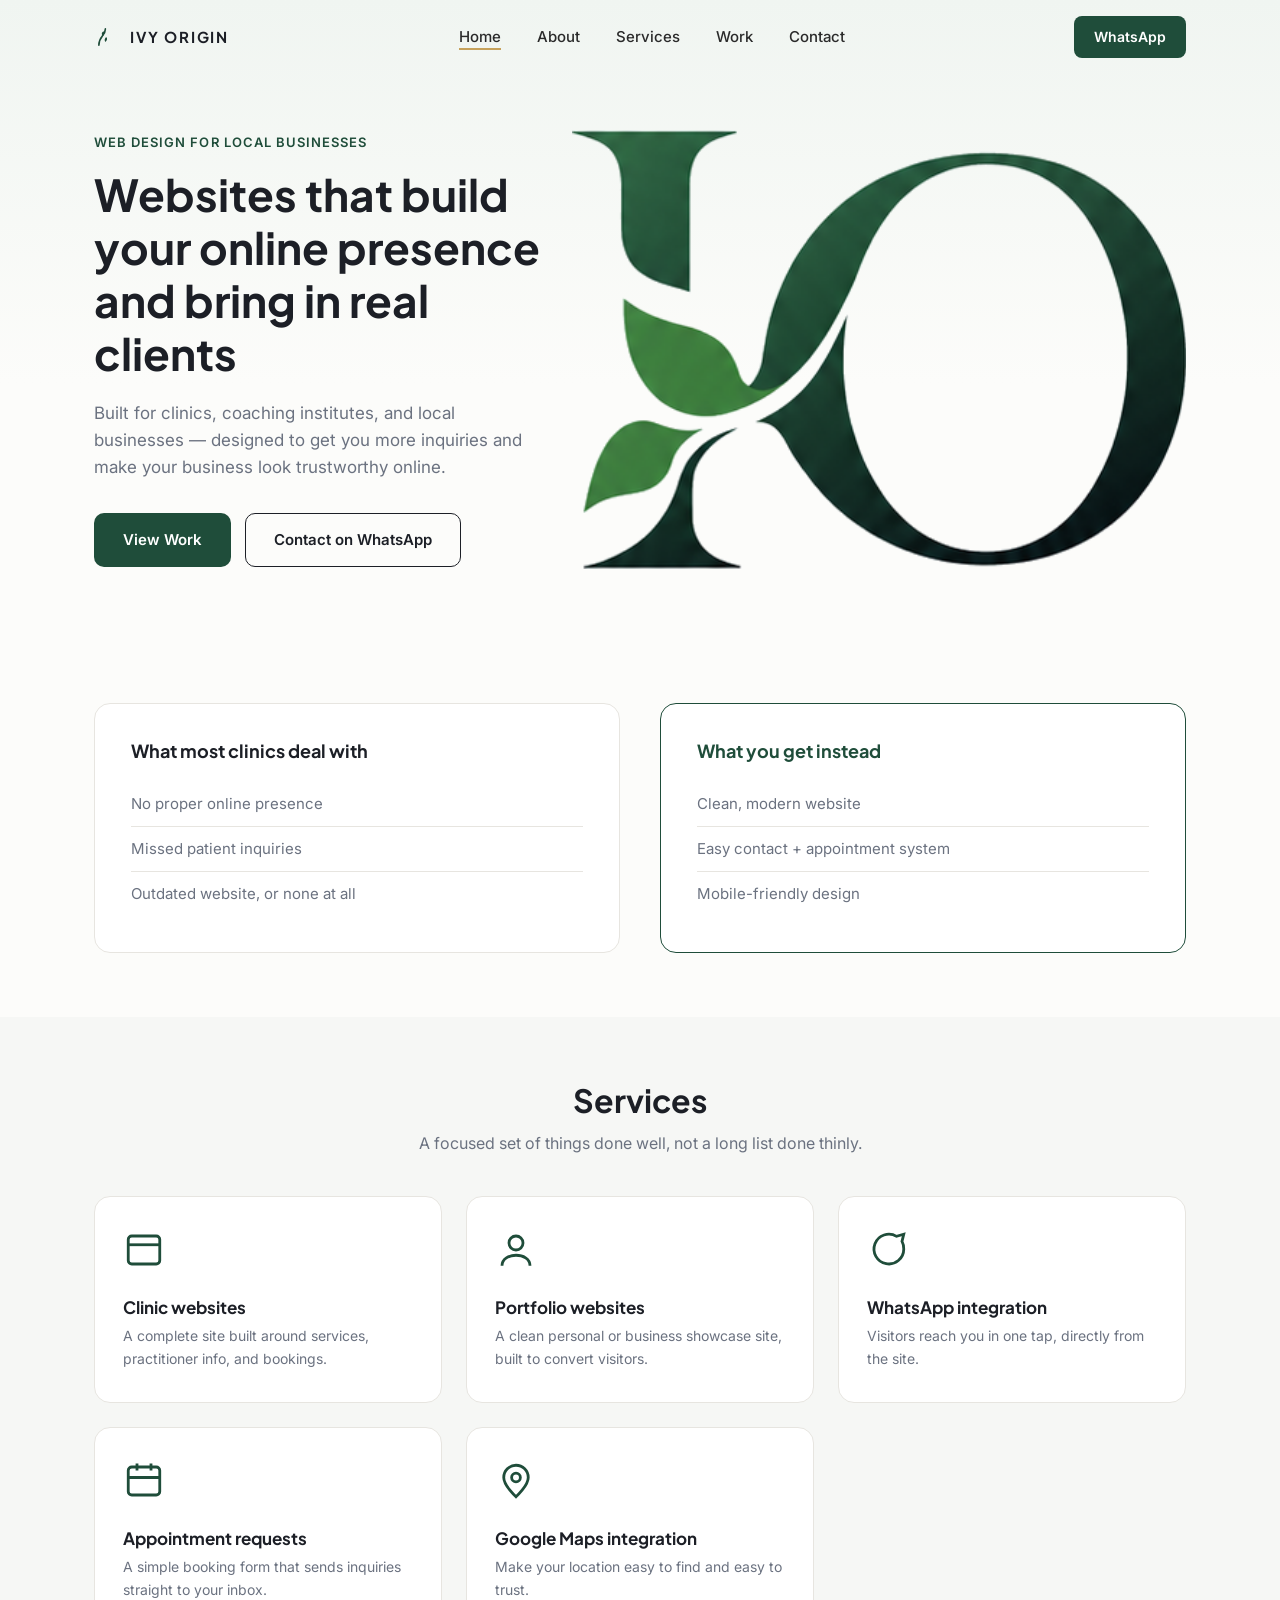
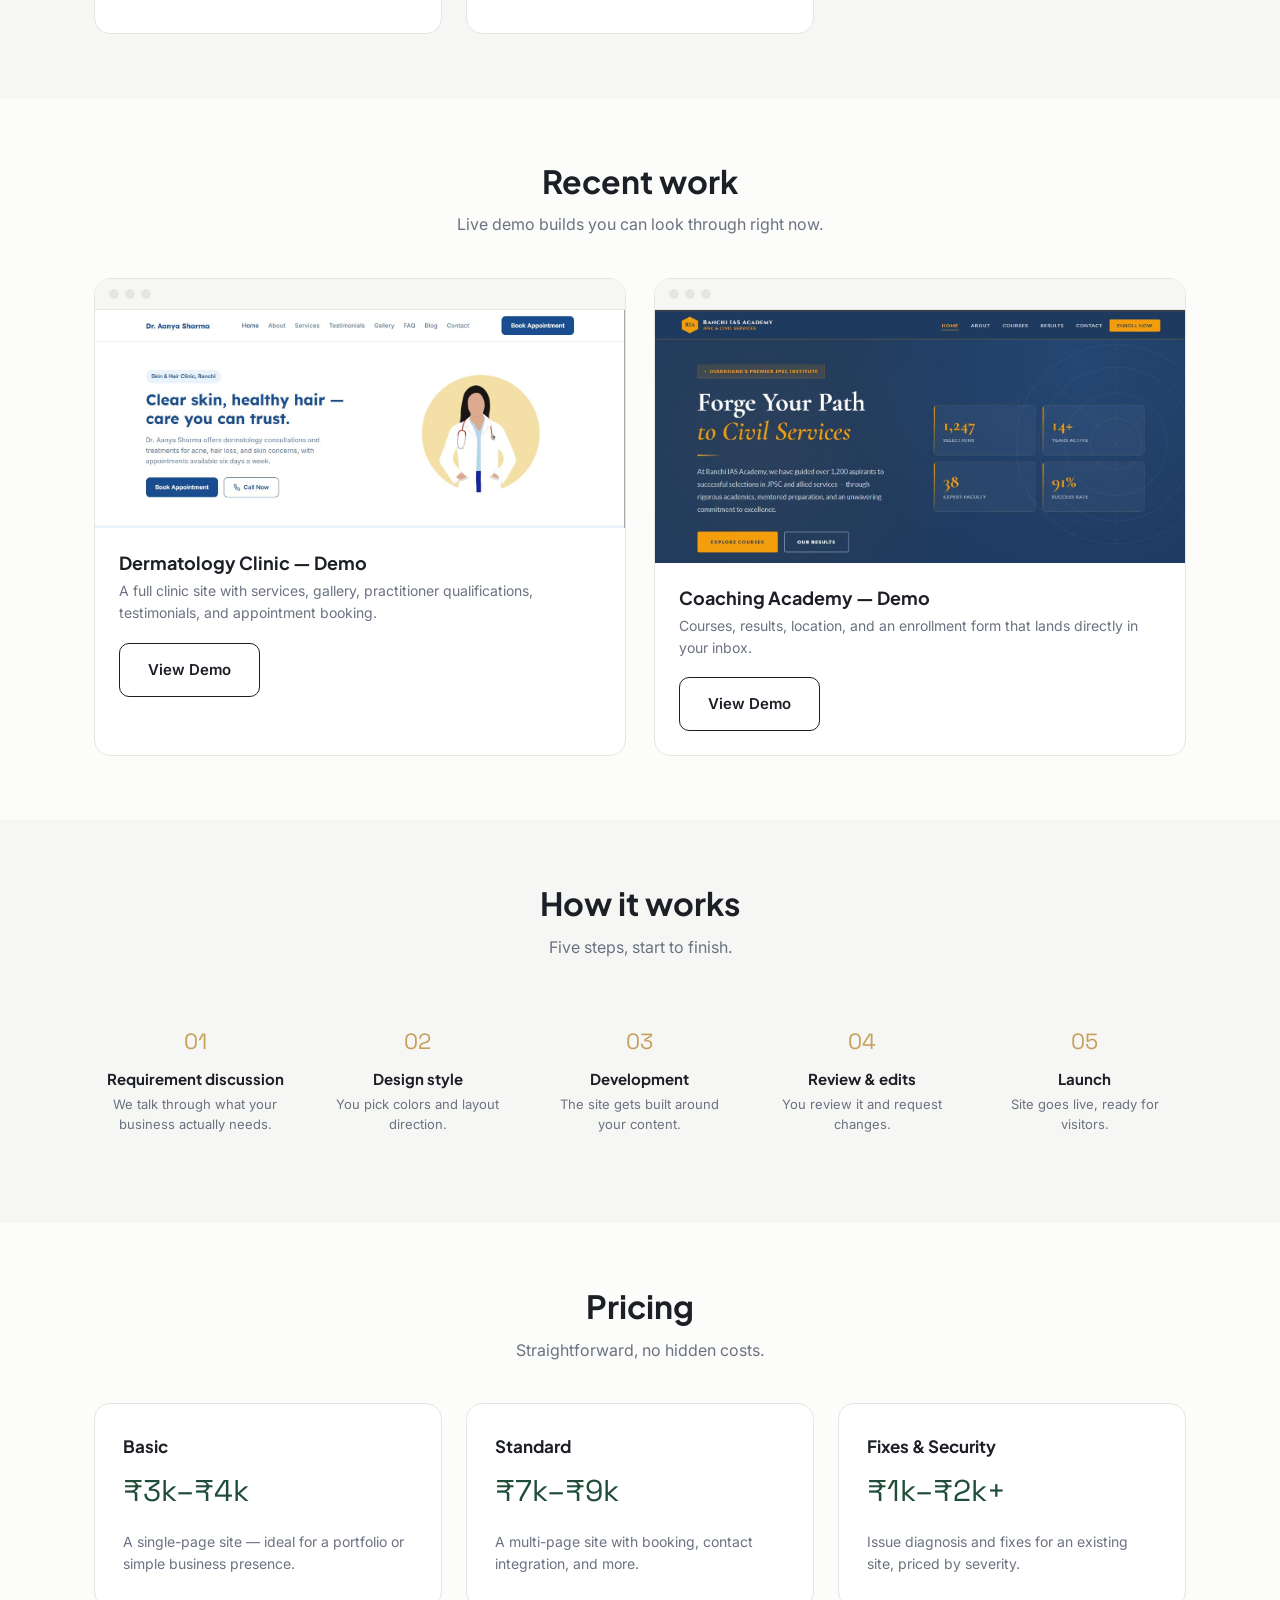
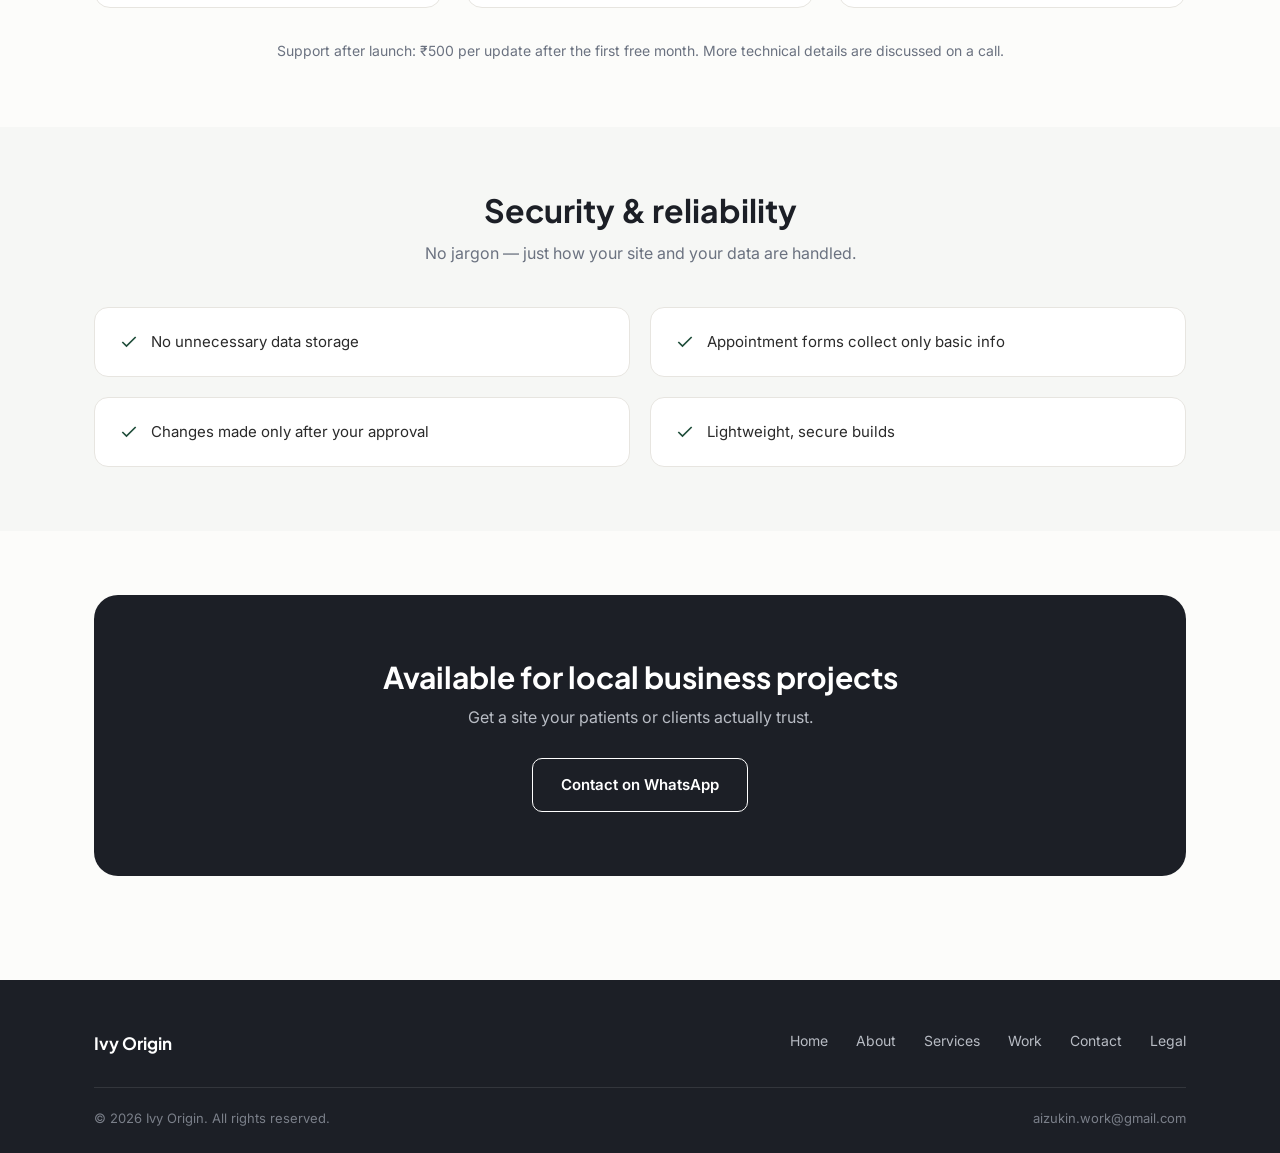
<file: index.html>
<!DOCTYPE html>
<html lang="en">
<head>
<meta charset="UTF-8">
<meta name="viewport" content="width=device-width, initial-scale=1.0">
<title>Ivy Origin — Websites for Clinics & Local Businesses</title>
<meta name="description" content="Simple, professional websites for clinics and local businesses. Designed to help you get more patient inquiries and look trustworthy online.">
<link rel="icon" href="logo.png">
<link rel="preconnect" href="https://fonts.googleapis.com">
<link href="https://fonts.googleapis.com/css2?family=Plus+Jakarta+Sans:wght@500;700;800&family=Inter:wght@400;500;600&family=Space+Grotesk:wght@600&display=swap" rel="stylesheet">
<link rel="stylesheet" href="style.css">
</head>
<body class="loading">

<div id="loader">
  <div class="loader-mark">
    <svg viewBox="0 0 64 64" fill="none">
      <path class="loader-stem" d="M12 52 C 12 30, 28 30, 28 12" />
      <path class="loader-leaf" d="M22 30 C 18 26, 18 20, 24 18 C 26 24, 24 28, 22 30 Z" />
      <path class="loader-leaf2" d="M28 44 C 32 41, 34 36, 30 32 C 26 36, 25 40, 28 44 Z" />
    </svg>
  </div>
</div>

<nav class="navbar">
  <div class="container">
    <a href="index.html" class="nav-logo">
      <svg class="nav-mark" viewBox="0 0 64 64" fill="none">
        <path d="M12 52 C 12 30, 28 30, 28 12" stroke="#1F4D3A" stroke-width="4" fill="none" stroke-linecap="round"/>
        <path d="M22 30 C 18 26, 18 20, 24 18 C 26 24, 24 28, 22 30 Z" fill="#1F4D3A"/>
        <path d="M28 44 C 32 41, 34 36, 30 32 C 26 36, 25 40, 28 44 Z" fill="#1F4D3A"/>
      </svg>
      <span>IVY ORIGIN</span>
    </a>
    <ul class="nav-links">
      <li><a href="index.html" class="active">Home</a></li>
      <li><a href="about.html">About</a></li>
      <li><a href="services.html">Services</a></li>
      <li><a href="work.html">Work</a></li>
      <li><a href="contact.html">Contact</a></li>
    </ul>
    <a href="https://wa.me/919572408333" class="nav-cta" target="_blank" rel="noopener">WhatsApp</a>
    <button class="nav-toggle" aria-label="Menu"><span></span><span></span><span></span></button>
  </div>
</nav>

<header class="hero">
  <div class="container">
    <div class="hero-text">
      <span class="eyebrow">Web design for local businesses</span>
      <h1>Websites that build your online presence and bring in real clients</h1>
      <p class="sub">Built for clinics, coaching institutes, and local businesses — designed to get you more inquiries and make your business look trustworthy online.</p>
      <div class="hero-actions">
        <a href="work.html" class="btn btn-primary">View Work</a>
        <a href="https://wa.me/919572408333" class="btn btn-outline" target="_blank" rel="noopener">Contact on WhatsApp</a>
      </div>
    </div>
    <div class="hero-visual">
      <img src="logo-mark-transparent.png" alt="Ivy Origin" class="hero-logo">
    </div>
  </div>
</header>

<section class="section">
  <div class="container">
    <div class="ps-grid">
      <div class="ps-card">
        <h3>What most clinics deal with</h3>
        <ul>
          <li>No proper online presence</li>
          <li>Missed patient inquiries</li>
          <li>Outdated website, or none at all</li>
        </ul>
      </div>
      <div class="ps-card solution">
        <h3>What you get instead</h3>
        <ul>
          <li>Clean, modern website</li>
          <li>Easy contact + appointment system</li>
          <li>Mobile-friendly design</li>
        </ul>
      </div>
    </div>
  </div>
</section>

<section class="section section-alt">
  <div class="container">
    <div class="section-head">
      <h2>Services</h2>
      <p>A focused set of things done well, not a long list done thinly.</p>
    </div>
    <div class="services-grid">
      <div class="service-card">
        <svg class="service-icon" viewBox="0 0 24 24" fill="none" stroke="currentColor" stroke-width="1.6"><rect x="3" y="4" width="18" height="16" rx="2"/><path d="M3 9h18"/></svg>
        <h3>Clinic websites</h3>
        <p>A complete site built around services, practitioner info, and bookings.</p>
      </div>
      <div class="service-card">
        <svg class="service-icon" viewBox="0 0 24 24" fill="none" stroke="currentColor" stroke-width="1.6"><circle cx="12" cy="8" r="4"/><path d="M4 21c0-4 4-6 8-6s8 2 8 6"/></svg>
        <h3>Portfolio websites</h3>
        <p>A clean personal or business showcase site, built to convert visitors.</p>
      </div>
      <div class="service-card">
        <svg class="service-icon" viewBox="0 0 24 24" fill="none" stroke="currentColor" stroke-width="1.6"><path d="M21 11.5a8.5 8.5 0 1 1-4.1-7.3L21 3l-1 4.1a8.4 8.4 0 0 1 1 4.4Z"/></svg>
        <h3>WhatsApp integration</h3>
        <p>Visitors reach you in one tap, directly from the site.</p>
      </div>
      <div class="service-card">
        <svg class="service-icon" viewBox="0 0 24 24" fill="none" stroke="currentColor" stroke-width="1.6"><rect x="3" y="4" width="18" height="16" rx="2"/><path d="M8 2v4M16 2v4M3 10h18"/></svg>
        <h3>Appointment requests</h3>
        <p>A simple booking form that sends inquiries straight to your inbox.</p>
      </div>
      <div class="service-card">
        <svg class="service-icon" viewBox="0 0 24 24" fill="none" stroke="currentColor" stroke-width="1.6"><path d="M12 21s7-6.3 7-11a7 7 0 1 0-14 0c0 4.7 7 11 7 11Z"/><circle cx="12" cy="10" r="2.5"/></svg>
        <h3>Google Maps integration</h3>
        <p>Make your location easy to find and easy to trust.</p>
      </div>
    </div>
  </div>
</section>

<section class="section" id="demos">
  <div class="container">
    <div class="section-head">
      <h2>Recent work</h2>
      <p>Live demo builds you can look through right now.</p>
    </div>
    <div class="demo-grid">
      <div class="demo-card">
        <div class="browser-frame">
          <div class="browser-bar"><span></span><span></span><span></span></div>
          <img src="derm-demo.jpg" alt="Dermatology clinic demo site" class="demo-shot">
        </div>
        <div class="demo-info">
          <h3>Dermatology Clinic — Demo</h3>
          <p>A full clinic site with services, gallery, practitioner qualifications, testimonials, and appointment booking.</p>
          <a href="https://aizkinwork-star.github.io/dermatology-demo/index.html" class="btn btn-outline" target="_blank" rel="noopener">View Demo</a>
        </div>
      </div>
      <div class="demo-card">
        <div class="browser-frame">
          <div class="browser-bar"><span></span><span></span><span></span></div>
          <img src="academy-demo.jpg" alt="Coaching academy demo site" class="demo-shot">
        </div>
        <div class="demo-info">
          <h3>Coaching Academy — Demo</h3>
          <p>Courses, results, location, and an enrollment form that lands directly in your inbox.</p>
          <a href="https://aizkinwork-star.github.io/Demo-Academy-Site/index.html" class="btn btn-outline" target="_blank" rel="noopener">View Demo</a>
        </div>
      </div>
    </div>
  </div>
</section>

<section class="section section-alt">
  <div class="container">
    <div class="section-head">
      <h2>How it works</h2>
      <p>Five steps, start to finish.</p>
    </div>
    <div class="process-list">
      <div class="process-step"><div class="process-num">01</div><h4>Requirement discussion</h4><p>We talk through what your business actually needs.</p></div>
      <div class="process-step"><div class="process-num">02</div><h4>Design style</h4><p>You pick colors and layout direction.</p></div>
      <div class="process-step"><div class="process-num">03</div><h4>Development</h4><p>The site gets built around your content.</p></div>
      <div class="process-step"><div class="process-num">04</div><h4>Review & edits</h4><p>You review it and request changes.</p></div>
      <div class="process-step"><div class="process-num">05</div><h4>Launch</h4><p>Site goes live, ready for visitors.</p></div>
    </div>
  </div>
</section>

<section class="section">
  <div class="container">
    <div class="section-head">
      <h2>Pricing</h2>
      <p>Straightforward, no hidden costs.</p>
    </div>
    <div class="pricing-grid">
      <div class="price-card">
        <h3>Basic</h3>
        <div class="price-value">₹3k–₹4k</div>
        <p class="desc">A single-page site — ideal for a portfolio or simple business presence.</p>
      </div>
      <div class="price-card">
        <h3>Standard</h3>
        <div class="price-value">₹7k–₹9k</div>
        <p class="desc">A multi-page site with booking, contact integration, and more.</p>
      </div>
      <div class="price-card">
        <h3>Fixes & Security</h3>
        <div class="price-value">₹1k–₹2k+</div>
        <p class="desc">Issue diagnosis and fixes for an existing site, priced by severity.</p>
      </div>
    </div>
    <p class="price-note">Support after launch: ₹500 per update after the first free month. More technical details are discussed on a call.</p>
  </div>
</section>

<section class="section section-alt">
  <div class="container">
    <div class="section-head">
      <h2>Security & reliability</h2>
      <p>No jargon — just how your site and your data are handled.</p>
    </div>
    <div class="trust-grid">
      <div class="trust-item">
        <svg width="20" height="20" viewBox="0 0 24 24" fill="none" stroke="currentColor" stroke-width="2"><path d="M20 6 9 17l-5-5"/></svg>
        <span>No unnecessary data storage</span>
      </div>
      <div class="trust-item">
        <svg width="20" height="20" viewBox="0 0 24 24" fill="none" stroke="currentColor" stroke-width="2"><path d="M20 6 9 17l-5-5"/></svg>
        <span>Appointment forms collect only basic info</span>
      </div>
      <div class="trust-item">
        <svg width="20" height="20" viewBox="0 0 24 24" fill="none" stroke="currentColor" stroke-width="2"><path d="M20 6 9 17l-5-5"/></svg>
        <span>Changes made only after your approval</span>
      </div>
      <div class="trust-item">
        <svg width="20" height="20" viewBox="0 0 24 24" fill="none" stroke="currentColor" stroke-width="2"><path d="M20 6 9 17l-5-5"/></svg>
        <span>Lightweight, secure builds</span>
      </div>
    </div>
  </div>
</section>

<section class="section">
  <div class="container">
    <div class="final-cta">
      <h2>Available for local business projects</h2>
      <p>Get a site your patients or clients actually trust.</p>
      <a href="https://wa.me/919572408333" class="btn btn-outline" target="_blank" rel="noopener">Contact on WhatsApp</a>
    </div>
  </div>
</section>

<footer>
  <div class="container">
    <div class="footer-top">
      <div class="footer-logo">Ivy Origin</div>
      <ul class="footer-links">
        <li><a href="index.html">Home</a></li>
        <li><a href="about.html">About</a></li>
        <li><a href="services.html">Services</a></li>
        <li><a href="work.html">Work</a></li>
        <li><a href="contact.html">Contact</a></li>
        <li><a href="legal.html">Legal</a></li>
      </ul>
    </div>
    <div class="footer-bottom">
      <span>© 2026 Ivy Origin. All rights reserved.</span>
      <span>aizukin.work@gmail.com</span>
    </div>
  </div>
</footer>

<script src="script.js"></script>
</body>
</html>
</file>
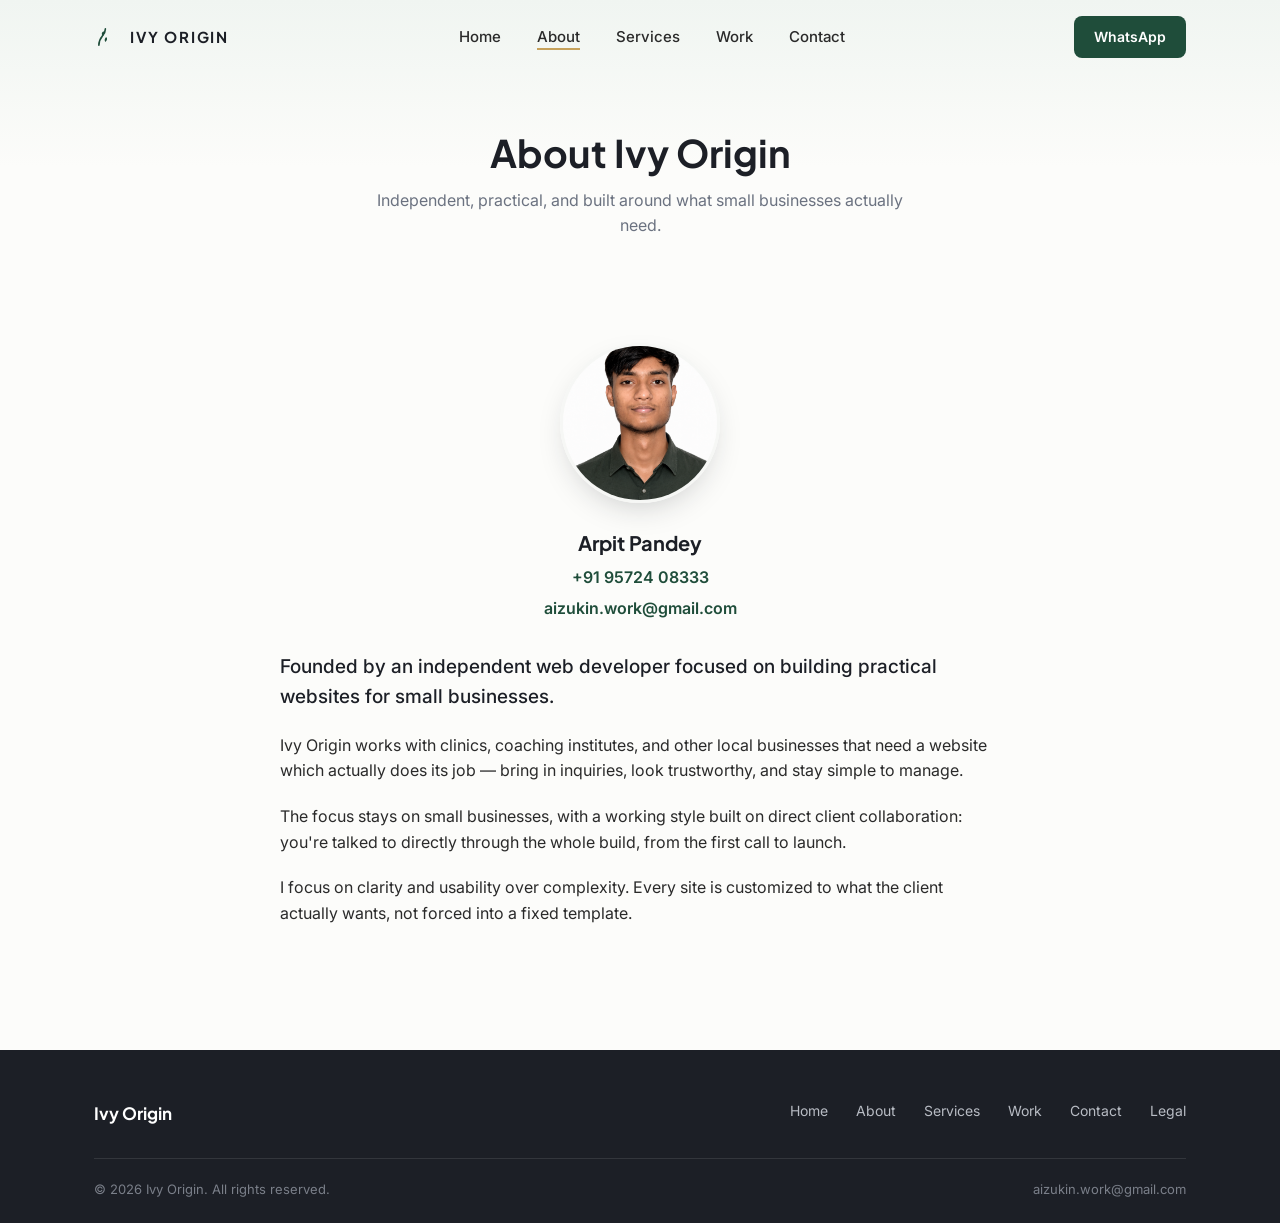
<file: about.html>
<!DOCTYPE html>
<html lang="en">
<head>
<meta charset="UTF-8">
<meta name="viewport" content="width=device-width, initial-scale=1.0">
<title>About — Ivy Origin</title>
<meta name="description" content="Ivy Origin is an independent web studio building practical websites for small businesses.">
<link rel="icon" href="logo.png">
<link rel="preconnect" href="https://fonts.googleapis.com">
<link href="https://fonts.googleapis.com/css2?family=Plus+Jakarta+Sans:wght@500;700;800&family=Inter:wght@400;500;600&family=Space+Grotesk:wght@600&display=swap" rel="stylesheet">
<link rel="stylesheet" href="style.css">
</head>
<body class="loading">

<div id="loader">
  <div class="loader-mark">
    <svg viewBox="0 0 64 64" fill="none">
      <path class="loader-stem" d="M12 52 C 12 30, 28 30, 28 12" />
      <path class="loader-leaf" d="M22 30 C 18 26, 18 20, 24 18 C 26 24, 24 28, 22 30 Z" />
      <path class="loader-leaf2" d="M28 44 C 32 41, 34 36, 30 32 C 26 36, 25 40, 28 44 Z" />
    </svg>
  </div>
</div>

<nav class="navbar">
  <div class="container">
    <a href="index.html" class="nav-logo">
      <svg class="nav-mark" viewBox="0 0 64 64" fill="none">
        <path d="M12 52 C 12 30, 28 30, 28 12" stroke="#1F4D3A" stroke-width="4" fill="none" stroke-linecap="round"/>
        <path d="M22 30 C 18 26, 18 20, 24 18 C 26 24, 24 28, 22 30 Z" fill="#1F4D3A"/>
        <path d="M28 44 C 32 41, 34 36, 30 32 C 26 36, 25 40, 28 44 Z" fill="#1F4D3A"/>
      </svg>
      <span>IVY ORIGIN</span>
    </a>
    <ul class="nav-links">
      <li><a href="index.html">Home</a></li>
      <li><a href="about.html" class="active">About</a></li>
      <li><a href="services.html">Services</a></li>
      <li><a href="work.html">Work</a></li>
      <li><a href="contact.html">Contact</a></li>
    </ul>
    <a href="https://wa.me/919572408333" class="nav-cta" target="_blank" rel="noopener">WhatsApp</a>
    <button class="nav-toggle" aria-label="Menu"><span></span><span></span><span></span></button>
  </div>
</nav>

<header class="page-header">
  <div class="container">
    <h1>About Ivy Origin</h1>
    <p>Independent, practical, and built around what small businesses actually need.</p>
  </div>
</header>

<section class="section">
  <div class="container">
    <div class="about-content">
      <div class="about-photo">
        <img src="arpit-photo.png" alt="Arpit Pandey">
      </div>
      <div class="about-details">
        <span class="name">Arpit Pandey</span>
        <a href="tel:+919572408333">+91 95724 08333</a>
        <a href="mailto:aizukin.work@gmail.com">aizukin.work@gmail.com</a>
      </div>
      <p class="lead">Founded by an independent web developer focused on building practical websites for small businesses.</p>
      <p>Ivy Origin works with clinics, coaching institutes, and other local businesses that need a website which actually does its job — bring in inquiries, look trustworthy, and stay simple to manage.</p>
      <p>The focus stays on small businesses, with a working style built on direct client collaboration: you're talked to directly through the whole build, from the first call to launch.</p>
      <p>I focus on clarity and usability over complexity. Every site is customized to what the client actually wants, not forced into a fixed template.</p>
    </div>
  </div>
</section>

<footer>
  <div class="container">
    <div class="footer-top">
      <div class="footer-logo">Ivy Origin</div>
      <ul class="footer-links">
        <li><a href="index.html">Home</a></li>
        <li><a href="about.html">About</a></li>
        <li><a href="services.html">Services</a></li>
        <li><a href="work.html">Work</a></li>
        <li><a href="contact.html">Contact</a></li>
        <li><a href="legal.html">Legal</a></li>
      </ul>
    </div>
    <div class="footer-bottom">
      <span>© 2026 Ivy Origin. All rights reserved.</span>
      <span>aizukin.work@gmail.com</span>
    </div>
  </div>
</footer>

<script src="script.js"></script>
</body>
</html>
</file>
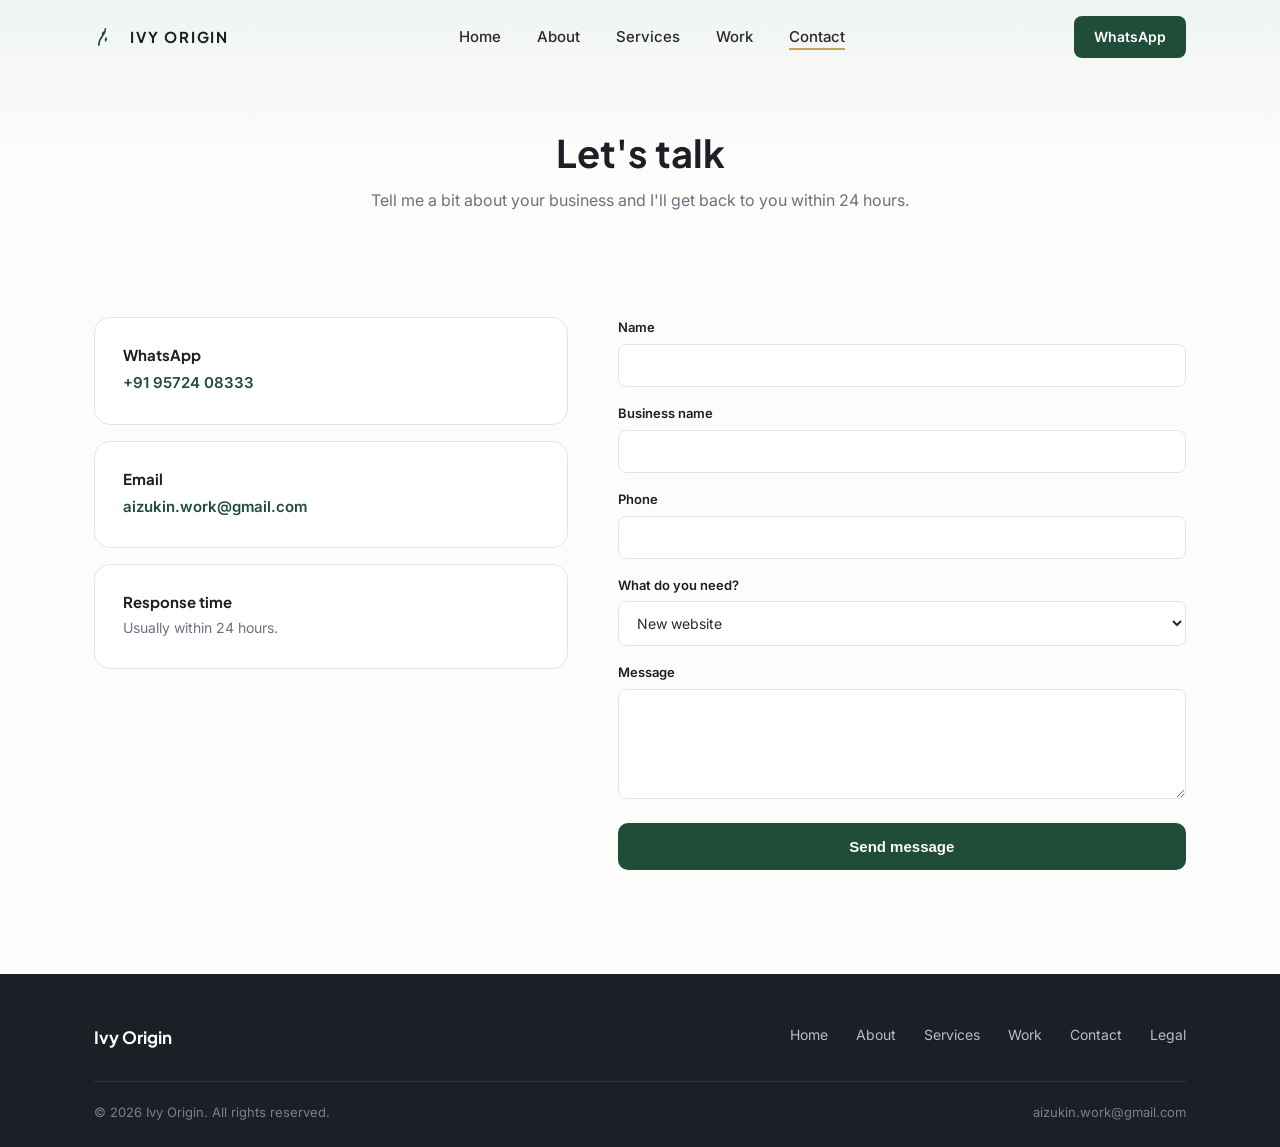
<file: contact.html>
<!DOCTYPE html>
<html lang="en">
<head>
<meta charset="UTF-8">
<meta name="viewport" content="width=device-width, initial-scale=1.0">
<title>Contact — Ivy Origin</title>
<meta name="description" content="Get in touch with Ivy Origin for your clinic or local business website.">
<link rel="icon" href="logo.png">
<link rel="preconnect" href="https://fonts.googleapis.com">
<link href="https://fonts.googleapis.com/css2?family=Plus+Jakarta+Sans:wght@500;700;800&family=Inter:wght@400;500;600&family=Space+Grotesk:wght@600&display=swap" rel="stylesheet">
<link rel="stylesheet" href="style.css">
</head>
<body class="loading">

<div id="loader">
  <div class="loader-mark">
    <svg viewBox="0 0 64 64" fill="none">
      <path class="loader-stem" d="M12 52 C 12 30, 28 30, 28 12" />
      <path class="loader-leaf" d="M22 30 C 18 26, 18 20, 24 18 C 26 24, 24 28, 22 30 Z" />
      <path class="loader-leaf2" d="M28 44 C 32 41, 34 36, 30 32 C 26 36, 25 40, 28 44 Z" />
    </svg>
  </div>
</div>

<nav class="navbar">
  <div class="container">
    <a href="index.html" class="nav-logo">
      <svg class="nav-mark" viewBox="0 0 64 64" fill="none">
        <path d="M12 52 C 12 30, 28 30, 28 12" stroke="#1F4D3A" stroke-width="4" fill="none" stroke-linecap="round"/>
        <path d="M22 30 C 18 26, 18 20, 24 18 C 26 24, 24 28, 22 30 Z" fill="#1F4D3A"/>
        <path d="M28 44 C 32 41, 34 36, 30 32 C 26 36, 25 40, 28 44 Z" fill="#1F4D3A"/>
      </svg>
      <span>IVY ORIGIN</span>
    </a>
    <ul class="nav-links">
      <li><a href="index.html">Home</a></li>
      <li><a href="about.html">About</a></li>
      <li><a href="services.html">Services</a></li>
      <li><a href="work.html">Work</a></li>
      <li><a href="contact.html" class="active">Contact</a></li>
    </ul>
    <a href="https://wa.me/919572408333" class="nav-cta" target="_blank" rel="noopener">WhatsApp</a>
    <button class="nav-toggle" aria-label="Menu"><span></span><span></span><span></span></button>
  </div>
</nav>

<header class="page-header">
  <div class="container">
    <h1>Let's talk</h1>
    <p>Tell me a bit about your business and I'll get back to you within 24 hours.</p>
  </div>
</header>

<section class="section">
  <div class="container">
    <div class="contact-grid">
      <div>
        <div class="contact-card">
          <h4>WhatsApp</h4>
          <a href="https://wa.me/919572408333" class="contact-link" target="_blank" rel="noopener">+91 95724 08333</a>
        </div>
        <div class="contact-card">
          <h4>Email</h4>
          <a href="mailto:aizukin.work@gmail.com" class="contact-link">aizukin.work@gmail.com</a>
        </div>
        <div class="contact-card">
          <h4>Response time</h4>
          <p>Usually within 24 hours.</p>
        </div>
      </div>

      <div>
        <form id="contact-form" class="contact-form" action="https://formspree.io/f/xwvdrdny" method="POST">
          <div class="form-group">
            <label for="name">Name</label>
            <input type="text" id="name" name="name" required>
          </div>
          <div class="form-group">
            <label for="business">Business name</label>
            <input type="text" id="business" name="business" required>
          </div>
          <div class="form-group">
            <label for="phone">Phone</label>
            <input type="tel" id="phone" name="phone" required>
          </div>
          <div class="form-group">
            <label for="type">What do you need?</label>
            <select id="type" name="request_type">
              <option value="New website">New website</option>
              <option value="Redesign">Redesign</option>
              <option value="Fix">Fix</option>
            </select>
          </div>
          <div class="form-group">
            <label for="message">Message</label>
            <textarea id="message" name="message" required></textarea>
          </div>
          <button type="submit" class="btn btn-primary">Send message</button>
          <div id="form-success" class="form-success">Thanks — we will reach out within 24 hours.</div>
        </form>
      </div>
    </div>
  </div>
</section>

<footer>
  <div class="container">
    <div class="footer-top">
      <div class="footer-logo">Ivy Origin</div>
      <ul class="footer-links">
        <li><a href="index.html">Home</a></li>
        <li><a href="about.html">About</a></li>
        <li><a href="services.html">Services</a></li>
        <li><a href="work.html">Work</a></li>
        <li><a href="contact.html">Contact</a></li>
        <li><a href="legal.html">Legal</a></li>
      </ul>
    </div>
    <div class="footer-bottom">
      <span>© 2026 Ivy Origin. All rights reserved.</span>
      <span>aizukin.work@gmail.com</span>
    </div>
  </div>
</footer>

<script src="script.js"></script>
</body>
</html>
</file>
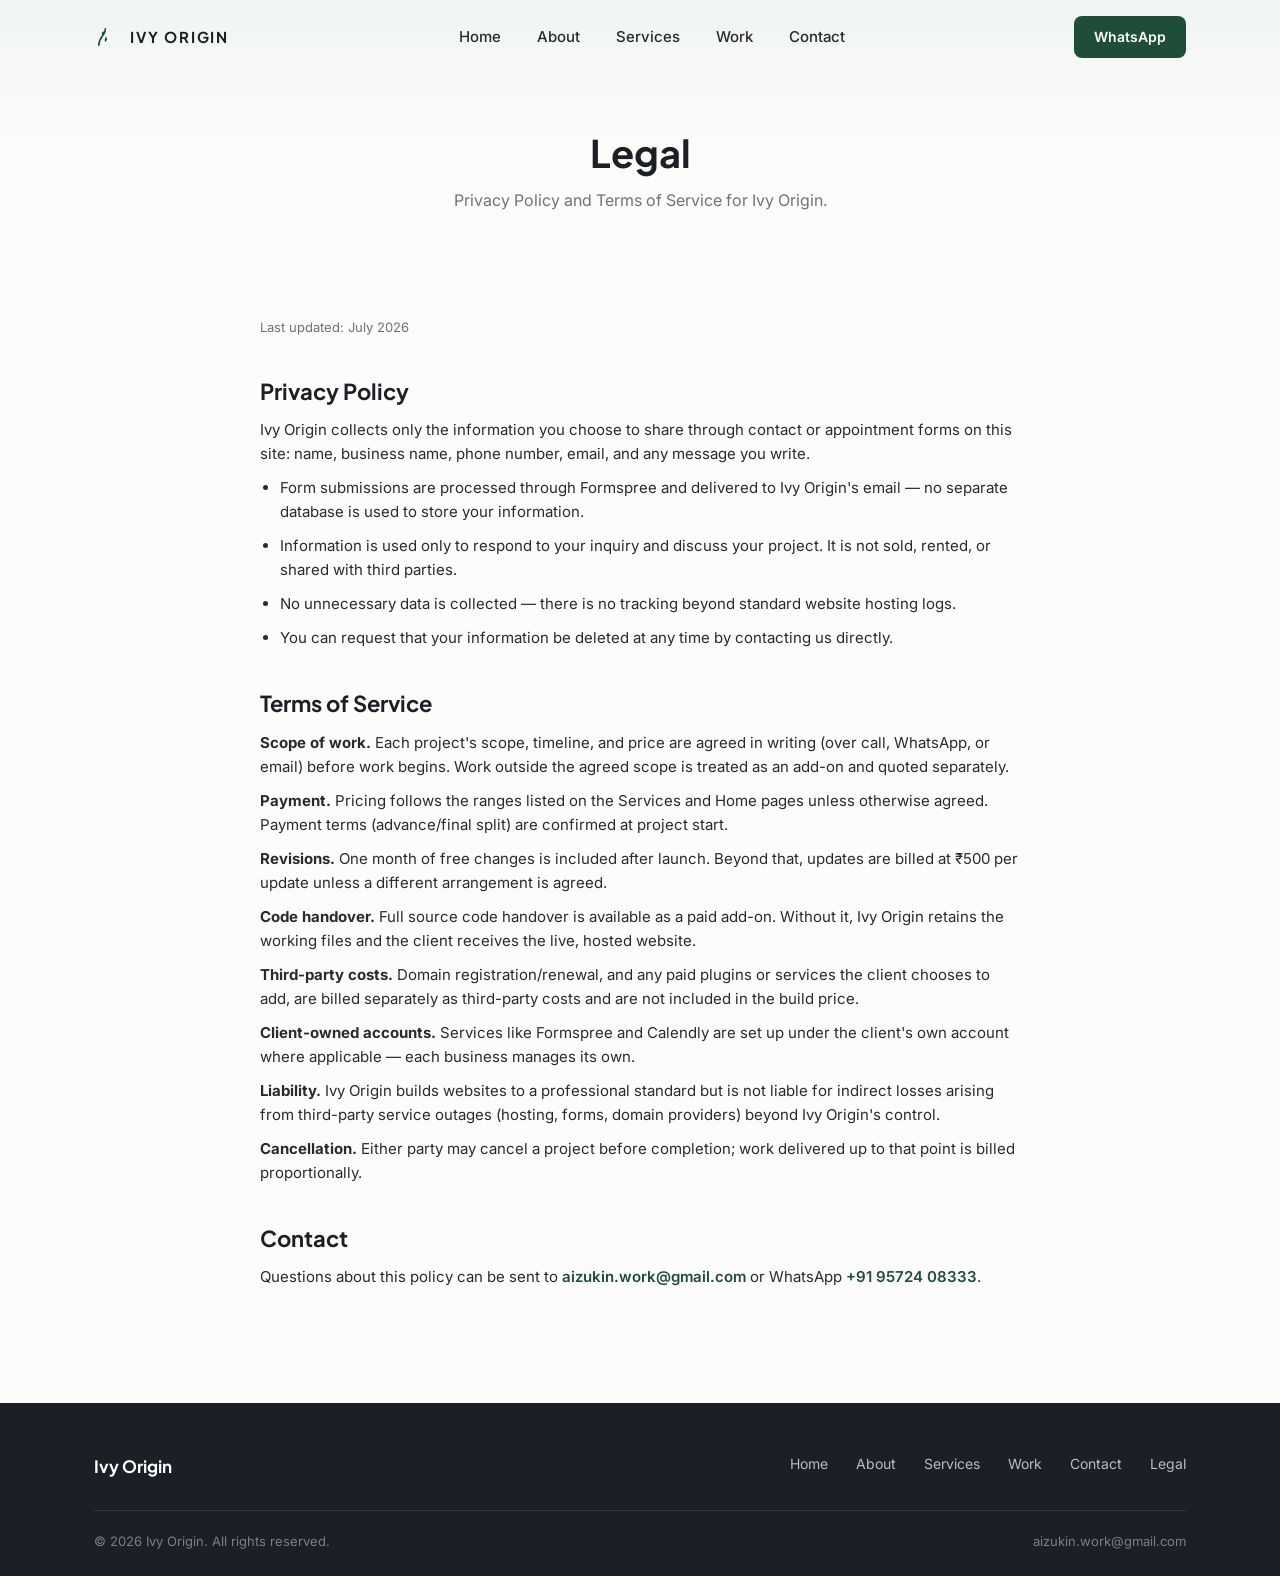
<file: legal.html>
<!DOCTYPE html>
<html lang="en">
<head>
<meta charset="UTF-8">
<meta name="viewport" content="width=device-width, initial-scale=1.0">
<title>Legal — Ivy Origin</title>
<meta name="description" content="Privacy policy and terms of service for Ivy Origin.">
<link rel="icon" href="logo.png">
<link rel="preconnect" href="https://fonts.googleapis.com">
<link href="https://fonts.googleapis.com/css2?family=Plus+Jakarta+Sans:wght@500;700;800&family=Inter:wght@400;500;600&family=Space+Grotesk:wght@600&display=swap" rel="stylesheet">
<link rel="stylesheet" href="style.css">
<style>
.legal-content { max-width: 760px; margin: 0 auto; }
.legal-content h2 { font-size: 22px; margin: 40px 0 14px; }
.legal-content h2:first-child { margin-top: 0; }
.legal-content p, .legal-content li { font-size: 15px; color: var(--text-primary); margin-bottom: 10px; }
.legal-content ul { padding-left: 20px; list-style: disc; margin-bottom: 16px; }
.legal-content .updated { color: var(--text-secondary); font-size: 13px; margin-bottom: 30px; }
</style>
</head>
<body class="loading">

<div id="loader">
  <div class="loader-mark">
    <svg viewBox="0 0 64 64" fill="none">
      <path class="loader-stem" d="M12 52 C 12 30, 28 30, 28 12" />
      <path class="loader-leaf" d="M22 30 C 18 26, 18 20, 24 18 C 26 24, 24 28, 22 30 Z" />
      <path class="loader-leaf2" d="M28 44 C 32 41, 34 36, 30 32 C 26 36, 25 40, 28 44 Z" />
    </svg>
  </div>
</div>

<nav class="navbar">
  <div class="container">
    <a href="index.html" class="nav-logo">
      <svg class="nav-mark" viewBox="0 0 64 64" fill="none">
        <path d="M12 52 C 12 30, 28 30, 28 12" stroke="#1F4D3A" stroke-width="4" fill="none" stroke-linecap="round"/>
        <path d="M22 30 C 18 26, 18 20, 24 18 C 26 24, 24 28, 22 30 Z" fill="#1F4D3A"/>
        <path d="M28 44 C 32 41, 34 36, 30 32 C 26 36, 25 40, 28 44 Z" fill="#1F4D3A"/>
      </svg>
      <span>IVY ORIGIN</span>
    </a>
    <ul class="nav-links">
      <li><a href="index.html">Home</a></li>
      <li><a href="about.html">About</a></li>
      <li><a href="services.html">Services</a></li>
      <li><a href="work.html">Work</a></li>
      <li><a href="contact.html">Contact</a></li>
    </ul>
    <a href="https://wa.me/919572408333" class="nav-cta" target="_blank" rel="noopener">WhatsApp</a>
    <button class="nav-toggle" aria-label="Menu"><span></span><span></span><span></span></button>
  </div>
</nav>

<header class="page-header">
  <div class="container">
    <h1>Legal</h1>
    <p>Privacy Policy and Terms of Service for Ivy Origin.</p>
  </div>
</header>

<section class="section">
  <div class="container">
    <div class="legal-content">
      <p class="updated">Last updated: July 2026</p>

      <h2>Privacy Policy</h2>
      <p>Ivy Origin collects only the information you choose to share through contact or appointment forms on this site: name, business name, phone number, email, and any message you write.</p>
      <ul>
        <li>Form submissions are processed through Formspree and delivered to Ivy Origin's email — no separate database is used to store your information.</li>
        <li>Information is used only to respond to your inquiry and discuss your project. It is not sold, rented, or shared with third parties.</li>
        <li>No unnecessary data is collected — there is no tracking beyond standard website hosting logs.</li>
        <li>You can request that your information be deleted at any time by contacting us directly.</li>
      </ul>

      <h2>Terms of Service</h2>
      <p><strong>Scope of work.</strong> Each project's scope, timeline, and price are agreed in writing (over call, WhatsApp, or email) before work begins. Work outside the agreed scope is treated as an add-on and quoted separately.</p>
      <p><strong>Payment.</strong> Pricing follows the ranges listed on the Services and Home pages unless otherwise agreed. Payment terms (advance/final split) are confirmed at project start.</p>
      <p><strong>Revisions.</strong> One month of free changes is included after launch. Beyond that, updates are billed at ₹500 per update unless a different arrangement is agreed.</p>
      <p><strong>Code handover.</strong> Full source code handover is available as a paid add-on. Without it, Ivy Origin retains the working files and the client receives the live, hosted website.</p>
      <p><strong>Third-party costs.</strong> Domain registration/renewal, and any paid plugins or services the client chooses to add, are billed separately as third-party costs and are not included in the build price.</p>
      <p><strong>Client-owned accounts.</strong> Services like Formspree and Calendly are set up under the client's own account where applicable — each business manages its own.</p>
      <p><strong>Liability.</strong> Ivy Origin builds websites to a professional standard but is not liable for indirect losses arising from third-party service outages (hosting, forms, domain providers) beyond Ivy Origin's control.</p>
      <p><strong>Cancellation.</strong> Either party may cancel a project before completion; work delivered up to that point is billed proportionally.</p>

      <h2>Contact</h2>
      <p>Questions about this policy can be sent to <a href="mailto:aizukin.work@gmail.com" style="color:var(--forest); font-weight:600;">aizukin.work@gmail.com</a> or WhatsApp <a href="https://wa.me/919572408333" style="color:var(--forest); font-weight:600;">+91 95724 08333</a>.</p>
    </div>
  </div>
</section>

<footer>
  <div class="container">
    <div class="footer-top">
      <div class="footer-logo">Ivy Origin</div>
      <ul class="footer-links">
        <li><a href="index.html">Home</a></li>
        <li><a href="about.html">About</a></li>
        <li><a href="services.html">Services</a></li>
        <li><a href="work.html">Work</a></li>
        <li><a href="contact.html">Contact</a></li>
        <li><a href="legal.html">Legal</a></li>
      </ul>
    </div>
    <div class="footer-bottom">
      <span>© 2026 Ivy Origin. All rights reserved.</span>
      <span>aizukin.work@gmail.com</span>
    </div>
  </div>
</footer>

<script src="script.js"></script>
</body>
</html>
</file>
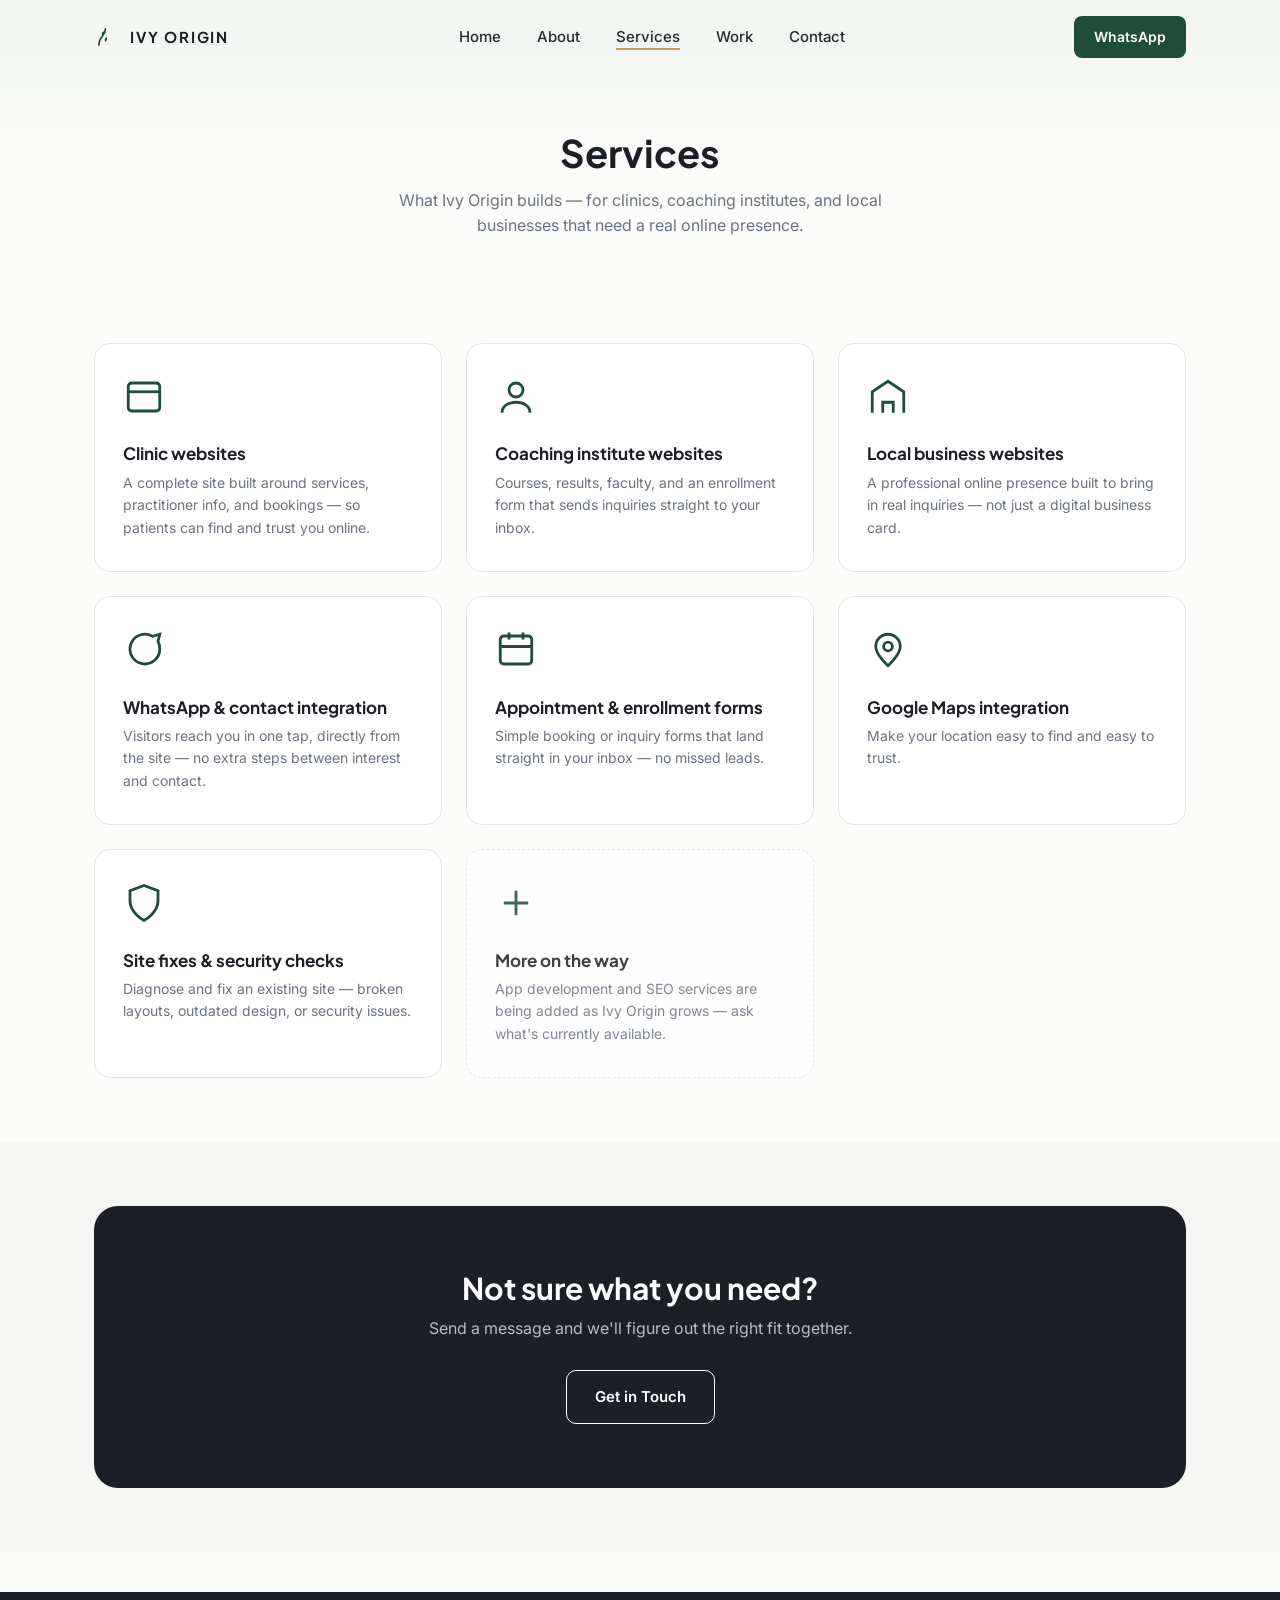
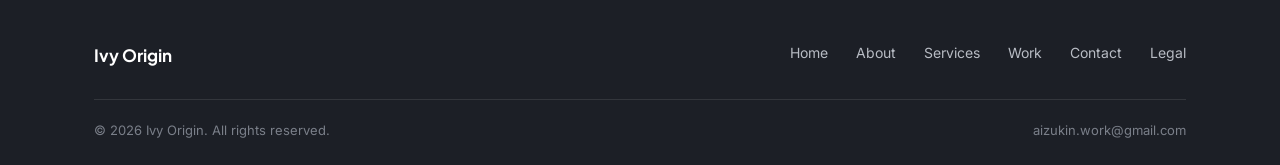
<file: services.html>
<!DOCTYPE html>
<html lang="en">
<head>
<meta charset="UTF-8">
<meta name="viewport" content="width=device-width, initial-scale=1.0">
<title>Services — Ivy Origin</title>
<meta name="description" content="Website services for clinics, coaching institutes, and local businesses.">
<link rel="icon" href="logo.png">
<link rel="preconnect" href="https://fonts.googleapis.com">
<link href="https://fonts.googleapis.com/css2?family=Plus+Jakarta+Sans:wght@500;700;800&family=Inter:wght@400;500;600&family=Space+Grotesk:wght@600&display=swap" rel="stylesheet">
<link rel="stylesheet" href="style.css">
</head>
<body class="loading">

<div id="loader">
  <div class="loader-mark">
    <svg viewBox="0 0 64 64" fill="none">
      <path class="loader-stem" d="M12 52 C 12 30, 28 30, 28 12" />
      <path class="loader-leaf" d="M22 30 C 18 26, 18 20, 24 18 C 26 24, 24 28, 22 30 Z" />
      <path class="loader-leaf2" d="M28 44 C 32 41, 34 36, 30 32 C 26 36, 25 40, 28 44 Z" />
    </svg>
  </div>
</div>

<nav class="navbar">
  <div class="container">
    <a href="index.html" class="nav-logo">
      <svg class="nav-mark" viewBox="0 0 64 64" fill="none">
        <path d="M12 52 C 12 30, 28 30, 28 12" stroke="#1F4D3A" stroke-width="4" fill="none" stroke-linecap="round"/>
        <path d="M22 30 C 18 26, 18 20, 24 18 C 26 24, 24 28, 22 30 Z" fill="#1F4D3A"/>
        <path d="M28 44 C 32 41, 34 36, 30 32 C 26 36, 25 40, 28 44 Z" fill="#1F4D3A"/>
      </svg>
      <span>IVY ORIGIN</span>
    </a>
    <ul class="nav-links">
      <li><a href="index.html">Home</a></li>
      <li><a href="about.html">About</a></li>
      <li><a href="services.html" class="active">Services</a></li>
      <li><a href="work.html">Work</a></li>
      <li><a href="contact.html">Contact</a></li>
    </ul>
    <a href="https://wa.me/919572408333" class="nav-cta" target="_blank" rel="noopener">WhatsApp</a>
    <button class="nav-toggle" aria-label="Menu"><span></span><span></span><span></span></button>
  </div>
</nav>

<header class="page-header">
  <div class="container">
    <h1>Services</h1>
    <p>What Ivy Origin builds — for clinics, coaching institutes, and local businesses that need a real online presence.</p>
  </div>
</header>

<section class="section">
  <div class="container">
    <div class="services-grid">
      <div class="service-card">
        <svg class="service-icon" viewBox="0 0 24 24" fill="none" stroke="currentColor" stroke-width="1.6"><rect x="3" y="4" width="18" height="16" rx="2"/><path d="M3 9h18"/></svg>
        <h3>Clinic websites</h3>
        <p>A complete site built around services, practitioner info, and bookings — so patients can find and trust you online.</p>
      </div>
      <div class="service-card">
        <svg class="service-icon" viewBox="0 0 24 24" fill="none" stroke="currentColor" stroke-width="1.6"><circle cx="12" cy="8" r="4"/><path d="M4 21c0-4 4-6 8-6s8 2 8 6"/></svg>
        <h3>Coaching institute websites</h3>
        <p>Courses, results, faculty, and an enrollment form that sends inquiries straight to your inbox.</p>
      </div>
      <div class="service-card">
        <svg class="service-icon" viewBox="0 0 24 24" fill="none" stroke="currentColor" stroke-width="1.6"><path d="M3 21V9l9-6 9 6v12"/><path d="M9 21v-6h6v6"/></svg>
        <h3>Local business websites</h3>
        <p>A professional online presence built to bring in real inquiries — not just a digital business card.</p>
      </div>
      <div class="service-card">
        <svg class="service-icon" viewBox="0 0 24 24" fill="none" stroke="currentColor" stroke-width="1.6"><path d="M21 11.5a8.5 8.5 0 1 1-4.1-7.3L21 3l-1 4.1a8.4 8.4 0 0 1 1 4.4Z"/></svg>
        <h3>WhatsApp & contact integration</h3>
        <p>Visitors reach you in one tap, directly from the site — no extra steps between interest and contact.</p>
      </div>
      <div class="service-card">
        <svg class="service-icon" viewBox="0 0 24 24" fill="none" stroke="currentColor" stroke-width="1.6"><rect x="3" y="4" width="18" height="16" rx="2"/><path d="M8 2v4M16 2v4M3 10h18"/></svg>
        <h3>Appointment & enrollment forms</h3>
        <p>Simple booking or inquiry forms that land straight in your inbox — no missed leads.</p>
      </div>
      <div class="service-card">
        <svg class="service-icon" viewBox="0 0 24 24" fill="none" stroke="currentColor" stroke-width="1.6"><path d="M12 21s7-6.3 7-11a7 7 0 1 0-14 0c0 4.7 7 11 7 11Z"/><circle cx="12" cy="10" r="2.5"/></svg>
        <h3>Google Maps integration</h3>
        <p>Make your location easy to find and easy to trust.</p>
      </div>
      <div class="service-card">
        <svg class="service-icon" viewBox="0 0 24 24" fill="none" stroke="currentColor" stroke-width="1.6"><path d="M12 22s8-4.5 8-11V5l-8-3-8 3v6c0 6.5 8 11 8 11Z"/></svg>
        <h3>Site fixes & security checks</h3>
        <p>Diagnose and fix an existing site — broken layouts, outdated design, or security issues.</p>
      </div>
      <div class="service-card" style="border-style: dashed; opacity: 0.85;">
        <svg class="service-icon" viewBox="0 0 24 24" fill="none" stroke="currentColor" stroke-width="1.6"><path d="M12 5v14M5 12h14"/></svg>
        <h3>More on the way</h3>
        <p>App development and SEO services are being added as Ivy Origin grows — ask what's currently available.</p>
      </div>
    </div>
  </div>
</section>

<section class="section section-alt">
  <div class="container">
    <div class="final-cta">
      <h2>Not sure what you need?</h2>
      <p>Send a message and we'll figure out the right fit together.</p>
      <a href="contact.html" class="btn btn-outline">Get in Touch</a>
    </div>
  </div>
</section>

<footer>
  <div class="container">
    <div class="footer-top">
      <div class="footer-logo">Ivy Origin</div>
      <ul class="footer-links">
        <li><a href="index.html">Home</a></li>
        <li><a href="about.html">About</a></li>
        <li><a href="services.html">Services</a></li>
        <li><a href="work.html">Work</a></li>
        <li><a href="contact.html">Contact</a></li>
        <li><a href="legal.html">Legal</a></li>
      </ul>
    </div>
    <div class="footer-bottom">
      <span>© 2026 Ivy Origin. All rights reserved.</span>
      <span>aizukin.work@gmail.com</span>
    </div>
  </div>
</footer>

<script src="script.js"></script>
</body>
</html>
</file>
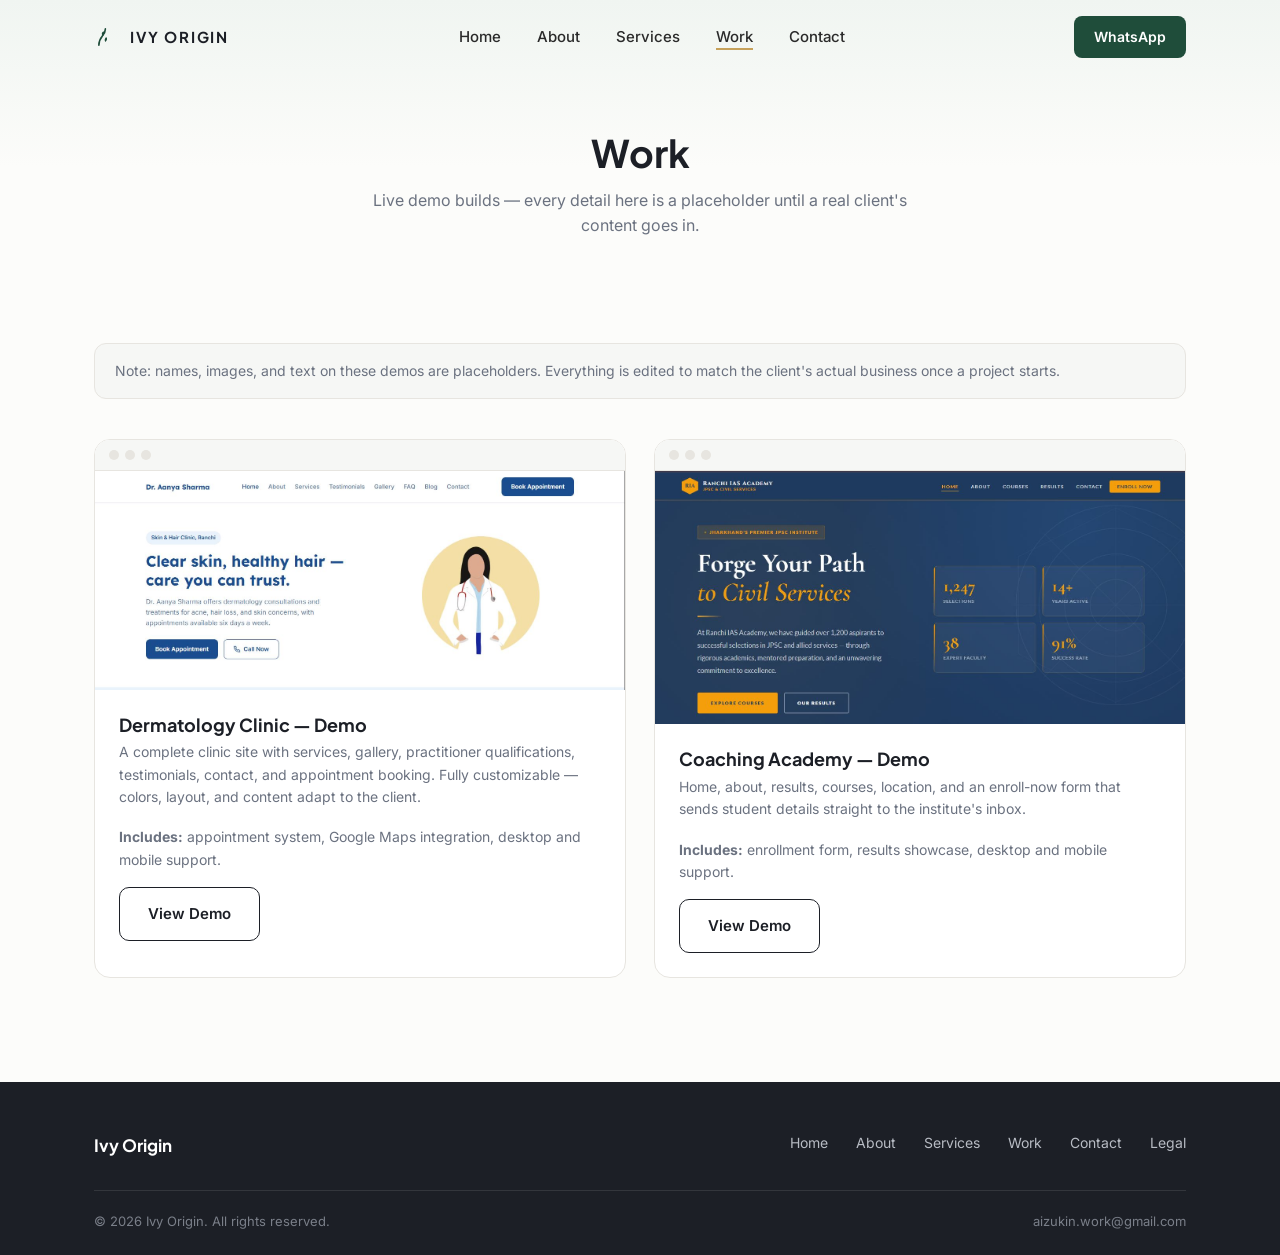
<file: work.html>
<!DOCTYPE html>
<html lang="en">
<head>
<meta charset="UTF-8">
<meta name="viewport" content="width=device-width, initial-scale=1.0">
<title>Work — Ivy Origin</title>
<meta name="description" content="Demo websites built by Ivy Origin for clinics and coaching institutes.">
<link rel="icon" href="logo.png">
<link rel="preconnect" href="https://fonts.googleapis.com">
<link href="https://fonts.googleapis.com/css2?family=Plus+Jakarta+Sans:wght@500;700;800&family=Inter:wght@400;500;600&family=Space+Grotesk:wght@600&display=swap" rel="stylesheet">
<link rel="stylesheet" href="style.css">
</head>
<body class="loading">

<div id="loader">
  <div class="loader-mark">
    <svg viewBox="0 0 64 64" fill="none">
      <path class="loader-stem" d="M12 52 C 12 30, 28 30, 28 12" />
      <path class="loader-leaf" d="M22 30 C 18 26, 18 20, 24 18 C 26 24, 24 28, 22 30 Z" />
      <path class="loader-leaf2" d="M28 44 C 32 41, 34 36, 30 32 C 26 36, 25 40, 28 44 Z" />
    </svg>
  </div>
</div>

<nav class="navbar">
  <div class="container">
    <a href="index.html" class="nav-logo">
      <svg class="nav-mark" viewBox="0 0 64 64" fill="none">
        <path d="M12 52 C 12 30, 28 30, 28 12" stroke="#1F4D3A" stroke-width="4" fill="none" stroke-linecap="round"/>
        <path d="M22 30 C 18 26, 18 20, 24 18 C 26 24, 24 28, 22 30 Z" fill="#1F4D3A"/>
        <path d="M28 44 C 32 41, 34 36, 30 32 C 26 36, 25 40, 28 44 Z" fill="#1F4D3A"/>
      </svg>
      <span>IVY ORIGIN</span>
    </a>
    <ul class="nav-links">
      <li><a href="index.html">Home</a></li>
      <li><a href="about.html">About</a></li>
      <li><a href="services.html">Services</a></li>
      <li><a href="work.html" class="active">Work</a></li>
      <li><a href="contact.html">Contact</a></li>
    </ul>
    <a href="https://wa.me/919572408333" class="nav-cta" target="_blank" rel="noopener">WhatsApp</a>
    <button class="nav-toggle" aria-label="Menu"><span></span><span></span><span></span></button>
  </div>
</nav>

<header class="page-header">
  <div class="container">
    <h1>Work</h1>
    <p>Live demo builds — every detail here is a placeholder until a real client's content goes in.</p>
  </div>
</header>

<section class="section">
  <div class="container">
    <div class="work-note">Note: names, images, and text on these demos are placeholders. Everything is edited to match the client's actual business once a project starts.</div>

    <div class="demo-grid">
      <div class="demo-card">
        <div class="browser-frame">
          <div class="browser-bar"><span></span><span></span><span></span></div>
          <img src="derm-demo.jpg" alt="Dermatology clinic demo site" class="demo-shot">
        </div>
        <div class="demo-info">
          <h3>Dermatology Clinic — Demo</h3>
          <p>A complete clinic site with services, gallery, practitioner qualifications, testimonials, contact, and appointment booking. Fully customizable — colors, layout, and content adapt to the client.</p>
          <p style="margin-bottom:16px;"><strong>Includes:</strong> appointment system, Google Maps integration, desktop and mobile support.</p>
          <a href="https://aizkinwork-star.github.io/dermatology-demo/index.html" class="btn btn-outline" target="_blank" rel="noopener">View Demo</a>
        </div>
      </div>

      <div class="demo-card">
        <div class="browser-frame">
          <div class="browser-bar"><span></span><span></span><span></span></div>
          <img src="academy-demo.jpg" alt="Coaching academy demo site" class="demo-shot">
        </div>
        <div class="demo-info">
          <h3>Coaching Academy — Demo</h3>
          <p>Home, about, results, courses, location, and an enroll-now form that sends student details straight to the institute's inbox.</p>
          <p style="margin-bottom:16px;"><strong>Includes:</strong> enrollment form, results showcase, desktop and mobile support.</p>
          <a href="https://aizkinwork-star.github.io/Demo-Academy-Site/index.html" class="btn btn-outline" target="_blank" rel="noopener">View Demo</a>
        </div>
      </div>
    </div>
  </div>
</section>

<footer>
  <div class="container">
    <div class="footer-top">
      <div class="footer-logo">Ivy Origin</div>
      <ul class="footer-links">
        <li><a href="index.html">Home</a></li>
        <li><a href="about.html">About</a></li>
        <li><a href="services.html">Services</a></li>
        <li><a href="work.html">Work</a></li>
        <li><a href="contact.html">Contact</a></li>
        <li><a href="legal.html">Legal</a></li>
      </ul>
    </div>
    <div class="footer-bottom">
      <span>© 2026 Ivy Origin. All rights reserved.</span>
      <span>aizukin.work@gmail.com</span>
    </div>
  </div>
</footer>

<script src="script.js"></script>
</body>
</html>
</file>
<file: style.css>
/* ===================================
   IVY ORIGIN — Design System
   Calm. Premium. Structured.
=================================== */

:root {
  --forest: #1F4D3A;
  --charcoal: #1C1F26;
  --bg: #FCFCFA;
  --surface: #F6F7F5;
  --gold: #C6A15B;
  --text-primary: #2A2A2A;
  --text-secondary: #6B7280;
  --border: #E7E5E0;

  --font-heading: 'Plus Jakarta Sans', sans-serif;
  --font-body: 'Inter', sans-serif;
  --font-price: 'Space Grotesk', sans-serif;

  --max-width: 1280px;
  --content-width: 1140px;
}

* { margin: 0; padding: 0; box-sizing: border-box; }

html { scroll-behavior: smooth; }

body {
  font-family: var(--font-body);
  background: var(--bg);
  color: var(--text-primary);
  line-height: 1.6;
  -webkit-font-smoothing: antialiased;
}

h1, h2, h3, h4 {
  font-family: var(--font-heading);
  color: var(--charcoal);
  line-height: 1.2;
  font-weight: 700;
}

a { text-decoration: none; color: inherit; }
ul { list-style: none; }
img { max-width: 100%; display: block; }

.container {
  max-width: var(--content-width);
  margin: 0 auto;
  padding: 0 24px;
}

/* ===== Loading Screen ===== */
#loader {
  position: fixed;
  inset: 0;
  background: var(--bg);
  z-index: 9999;
  display: flex;
  align-items: center;
  justify-content: center;
  transition: opacity 0.5s ease, visibility 0.5s ease;
}
#loader.hidden { opacity: 0; visibility: hidden; }

.loader-mark svg { width: 64px; height: 64px; }
.loader-stem {
  stroke: var(--forest);
  stroke-width: 3;
  fill: none;
  stroke-linecap: round;
  stroke-dasharray: 60;
  stroke-dashoffset: 60;
  animation: drawStem 0.3s ease forwards;
}
.loader-leaf {
  fill: var(--forest);
  opacity: 0;
  transform-origin: center;
  animation: popLeaf 0.2s ease forwards 0.25s;
}
.loader-leaf2 {
  fill: var(--forest);
  opacity: 0;
  transform-origin: center;
  animation: popLeaf 0.2s ease forwards 0.35s;
}
@keyframes drawStem {
  to { stroke-dashoffset: 0; }
}
@keyframes popLeaf {
  from { opacity: 0; transform: scale(0.4); }
  to { opacity: 1; transform: scale(1); }
}
body.loading { overflow: hidden; }

/* ===== Navbar ===== */
.navbar {
  position: fixed;
  top: 0;
  left: 0;
  right: 0;
  z-index: 100;
  padding: 16px 0;
  transition: background 0.3s ease, box-shadow 0.3s ease, padding 0.3s ease;
}
.navbar.scrolled {
  background: rgba(252, 252, 250, 0.9);
  backdrop-filter: blur(8px);
  box-shadow: 0 1px 0 var(--border);
  padding: 10px 0;
}
.navbar .container {
  display: flex;
  align-items: center;
  justify-content: space-between;
}
.nav-logo {
  display: flex;
  align-items: center;
  gap: 10px;
  font-family: var(--font-heading);
  font-weight: 700;
  font-size: 18px;
  letter-spacing: 0.02em;
  color: var(--charcoal);
}
.nav-logo img { height: 38px; width: auto; }
.nav-mark { width: 26px; height: 26px; flex-shrink: 0; }
.nav-logo span {
  font-size: 15px;
  letter-spacing: 0.12em;
  font-weight: 700;
}
.nav-links {
  display: flex;
  gap: 36px;
  font-size: 15px;
  font-weight: 500;
}
.nav-links a {
  position: relative;
  color: var(--text-primary);
  padding-bottom: 4px;
}
.nav-links a::after {
  content: '';
  position: absolute;
  left: 0;
  bottom: 0;
  width: 0;
  height: 2px;
  background: var(--gold);
  transition: width 0.25s ease;
}
.nav-links a:hover::after,
.nav-links a.active::after { width: 100%; }

.nav-cta {
  background: var(--forest);
  color: #fff !important;
  padding: 10px 20px;
  border-radius: 8px;
  font-size: 14px;
  font-weight: 600;
}
.nav-cta:hover { background: #173c2c; }

.nav-toggle {
  display: none;
  flex-direction: column;
  gap: 5px;
  cursor: pointer;
  background: none;
  border: none;
}
.nav-toggle span {
  width: 24px;
  height: 2px;
  background: var(--charcoal);
}

/* ===== Buttons ===== */
.btn {
  display: inline-flex;
  align-items: center;
  justify-content: center;
  padding: 14px 28px;
  border-radius: 10px;
  font-weight: 600;
  font-size: 15px;
  cursor: pointer;
  transition: transform 0.2s ease, background 0.2s ease, border-color 0.2s ease;
  border: 1px solid transparent;
}
.btn:hover { transform: translateY(-1px); }
.btn-primary { background: var(--forest); color: #fff; }
.btn-primary:hover { background: #173c2c; }
.btn-outline {
  background: transparent;
  border-color: var(--charcoal);
  color: var(--charcoal);
}
.btn-outline:hover { border-color: var(--forest); color: var(--forest); }

/* ===== Hero ===== */
.hero {
  padding: 130px 0 70px;
  background: linear-gradient(180deg, #F0F5F1 0%, var(--bg) 60%);
}
.hero .container {
  display: grid;
  grid-template-columns: 0.95fr 1.3fr;
  gap: 30px;
  align-items: center;
}
.eyebrow {
  font-size: 13px;
  font-weight: 600;
  letter-spacing: 0.08em;
  text-transform: uppercase;
  color: var(--forest);
  margin-bottom: 16px;
  display: block;
}
.hero h1 {
  font-size: 44px;
  margin-bottom: 20px;
}
.hero p.sub {
  font-size: 17px;
  color: var(--text-secondary);
  max-width: 440px;
  margin-bottom: 32px;
}
.hero-actions { display: flex; gap: 14px; flex-wrap: wrap; }

.hero-visual {
  background: transparent;
  display: flex;
  align-items: center;
  justify-content: center;
  padding: 0;
  overflow: visible;
}

.hero-logo {
  display: block;
  width: 100%;
  max-width: 700px;      /* increase overall size */
  height: auto;
  object-fit: contain;
}
.browser-frame {
  background: #fff;
  border-radius: 18px;
  overflow: hidden;
  box-shadow: 0 20px 60px -20px rgba(28, 31, 38, 0.25);
}
.browser-bar {
  background: var(--surface);
  padding: 10px 14px;
  display: flex;
  gap: 6px;
  border-bottom: 1px solid var(--border);
}
.browser-bar span {
  width: 10px; height: 10px; border-radius: 50%;
  background: var(--border);
}
.browser-body {
  padding: 30px 24px;
  display: flex;
  flex-direction: column;
  gap: 12px;
}
.mock-line { height: 10px; border-radius: 4px; background: var(--surface); }
.mock-line.w-60 { width: 60%; }
.mock-line.w-80 { width: 80%; }
.mock-line.w-40 { width: 40%; }
.mock-block {
  height: 90px;
  border-radius: 10px;
  background: linear-gradient(135deg, var(--surface), #EDEFEC);
  margin-top: 8px;
}

/* ===== Section shared ===== */
.section { padding: 64px 0; }
.section-alt { background: var(--surface); }
.section-head {
  max-width: 620px;
  margin: 0 auto 40px;
  text-align: center;
}
.section-head h2 { font-size: 32px; margin-bottom: 12px; }
.section-head p { color: var(--text-secondary); font-size: 16px; }

/* ===== Problem / Solution ===== */
.ps-grid {
  display: grid;
  grid-template-columns: 1fr 1fr;
  gap: 40px;
}
.ps-card {
  background: #fff;
  border: 1px solid var(--border);
  border-radius: 16px;
  padding: 36px;
}
.ps-card h3 {
  font-size: 18px;
  margin-bottom: 20px;
}
.ps-card ul li {
  padding: 10px 0;
  border-bottom: 1px solid var(--border);
  font-size: 15px;
  color: var(--text-secondary);
}
.ps-card ul li:last-child { border-bottom: none; }
.ps-card.solution { border-color: var(--forest); }
.ps-card.solution h3 { color: var(--forest); }

/* ===== Services ===== */
.services-grid {
  display: grid;
  grid-template-columns: repeat(3, 1fr);
  gap: 24px;
}
.service-card {
  background: #fff;
  border: 1px solid var(--border);
  border-radius: 16px;
  padding: 32px 28px;
  transition: transform 0.25s ease, box-shadow 0.25s ease;
}
.service-card:hover {
  transform: translateY(-4px);
  box-shadow: 0 16px 40px -20px rgba(28,31,38,0.18);
}
.service-icon {
  width: 42px; height: 42px;
  color: var(--forest);
  margin-bottom: 18px;
}
.service-card h3 { font-size: 17px; margin-bottom: 8px; }
.service-card p { font-size: 14px; color: var(--text-secondary); }

/* ===== Demos ===== */
.demo-grid {
  display: grid;
  grid-template-columns: repeat(2, 1fr);
  gap: 28px;
}
.demo-card {
  background: #fff;
  border: 1px solid var(--border);
  border-radius: 16px;
  overflow: hidden;
}
.demo-card .browser-frame { box-shadow: none; border-radius: 0; }
.demo-info { padding: 24px; }
.demo-info h3 { font-size: 18px; margin-bottom: 6px; }
.demo-info p { font-size: 14px; color: var(--text-secondary); margin-bottom: 18px; }

/* ===== Process ===== */
.process-list {
  display: grid;
  grid-template-columns: repeat(5, 1fr);
  gap: 20px;
}
.process-step {
  text-align: center;
  padding: 24px 12px;
}
.process-num {
  font-family: var(--font-price);
  font-size: 22px;
  color: var(--gold);
  margin-bottom: 10px;
}
.process-step h4 { font-size: 15px; margin-bottom: 6px; }
.process-step p { font-size: 13px; color: var(--text-secondary); }

/* ===== Pricing ===== */
.pricing-grid {
  display: grid;
  grid-template-columns: repeat(3, 1fr);
  gap: 24px;
}
.price-card {
  background: #fff;
  border: 1px solid var(--border);
  border-radius: 16px;
  padding: 32px 28px;
}
.price-card h3 { font-size: 17px; margin-bottom: 6px; }
.price-value {
  font-family: var(--font-price);
  font-size: 30px;
  color: var(--forest);
  margin: 10px 0 16px;
}
.price-card p.desc { font-size: 14px; color: var(--text-secondary); margin-bottom: 0; }
.price-note {
  text-align: center;
  font-size: 14px;
  color: var(--text-secondary);
  margin-top: 32px;
}

/* ===== Trust ===== */
.trust-grid {
  display: grid;
  grid-template-columns: repeat(2, 1fr);
  gap: 20px;
}
.trust-item {
  background: #fff;
  border: 1px solid var(--border);
  border-radius: 14px;
  padding: 22px 24px;
  font-size: 15px;
  display: flex;
  gap: 12px;
  align-items: flex-start;
}
.trust-item svg { color: var(--forest); flex-shrink: 0; margin-top: 2px; }

/* ===== Final CTA ===== */
.final-cta {
  background: var(--charcoal);
  border-radius: 24px;
  padding: 64px 40px;
  text-align: center;
  color: #fff;
}
.final-cta h2 { color: #fff; font-size: 30px; margin-bottom: 10px; }
.final-cta p { color: #B8BCC4; margin-bottom: 28px; }
.final-cta .btn-outline { border-color: #fff; color: #fff; }
.final-cta .btn-outline:hover { border-color: var(--gold); color: var(--gold); }

/* ===== Footer ===== */
footer {
  background: var(--charcoal);
  color: #B8BCC4;
  padding: 50px 0 24px;
  margin-top: 40px;
}
.footer-top {
  display: flex;
  justify-content: space-between;
  align-items: flex-start;
  flex-wrap: wrap;
  gap: 30px;
  margin-bottom: 30px;
}
.footer-logo { color: #fff; font-family: var(--font-heading); font-weight: 700; font-size: 17px; }
.footer-links { display: flex; gap: 28px; font-size: 14px; }
.footer-links a:hover { color: var(--gold); }
.footer-bottom {
  border-top: 1px solid rgba(255,255,255,0.1);
  padding-top: 20px;
  font-size: 13px;
  color: #7A7F89;
  display: flex;
  justify-content: space-between;
  flex-wrap: wrap;
  gap: 10px;
}

/* ===== Page header (about/work/contact) ===== */
.page-header {
  padding: 130px 0 40px;
  text-align: center;
  background: linear-gradient(180deg, #F0F5F1 0%, var(--bg) 60%);
}
.page-header h1 { font-size: 38px; margin-bottom: 12px; }
.page-header p { color: var(--text-secondary); max-width: 560px; margin: 0 auto; }

/* ===== About page ===== */
.about-content {
  max-width: 720px;
  margin: 0 auto;
}
.about-content p { margin-bottom: 20px; font-size: 16px; color: var(--text-primary); }
.about-content p.lead { font-size: 19px; color: var(--charcoal); font-weight: 500; }

.demo-card img.demo-shot { width: 100%; display: block; }

/* ===== About photo ===== */
.about-photo {
  width: 160px;
  height: 160px;
  border-radius: 50%;
  overflow: hidden;
  margin: 0 auto 24px;
  border: 3px solid var(--surface);
  box-shadow: 0 12px 32px -12px rgba(28,31,38,0.25);
}
.about-photo img { width: 100%; height: 100%; object-fit: cover; }
.about-details {
  display: flex;
  flex-direction: column;
  gap: 6px;
  text-align: center;
  margin-bottom: 30px;
}
.about-details .name { font-family: var(--font-heading); font-weight: 700; font-size: 20px; color: var(--charcoal); }
.about-details a { color: var(--forest); font-weight: 600; }

/* ===== Work page ===== */
.work-note {
  background: var(--surface);
  border: 1px solid var(--border);
  border-radius: 12px;
  padding: 16px 20px;
  font-size: 14px;
  color: var(--text-secondary);
  margin-bottom: 40px;
}

/* ===== Contact page ===== */
.contact-grid {
  display: grid;
  grid-template-columns: 1fr 1.2fr;
  gap: 50px;
}
.contact-card {
  background: #fff;
  border: 1px solid var(--border);
  border-radius: 16px;
  padding: 28px;
  margin-bottom: 16px;
}
.contact-card h4 { font-size: 15px; margin-bottom: 6px; }
.contact-card p { font-size: 14px; color: var(--text-secondary); }
.contact-card a.contact-link {
  color: var(--forest);
  font-weight: 600;
  font-size: 15px;
}

form.contact-form { display: flex; flex-direction: column; gap: 16px; }
.form-group label {
  display: block;
  font-size: 13px;
  font-weight: 600;
  margin-bottom: 6px;
  color: var(--charcoal);
}
.form-group input,
.form-group select,
.form-group textarea {
  width: 100%;
  padding: 12px 14px;
  border: 1px solid var(--border);
  border-radius: 8px;
  font-family: var(--font-body);
  font-size: 14px;
  background: #fff;
  color: var(--text-primary);
}
.form-group input:focus,
.form-group select:focus,
.form-group textarea:focus {
  outline: 2px solid var(--forest);
  outline-offset: 1px;
  border-color: var(--forest);
}
.form-group textarea { resize: vertical; min-height: 110px; }
.form-success {
  display: none;
  background: var(--surface);
  border: 1px solid var(--forest);
  color: var(--forest);
  padding: 14px 16px;
  border-radius: 8px;
  font-size: 14px;
  margin-top: 12px;
}
.form-success.visible { display: block; }

/* ===== Responsive ===== */
@media (max-width: 900px) {
  .hero .container { grid-template-columns: 1fr; }
  .ps-grid, .services-grid, .demo-grid, .process-list, .pricing-grid, .trust-grid, .contact-grid {
    grid-template-columns: 1fr;
  }
  .nav-links {
    display: none;
    position: absolute;
    top: 100%;
    left: 0;
    right: 0;
    background: var(--bg);
    flex-direction: column;
    gap: 0;
    padding: 10px 24px 20px;
    border-bottom: 1px solid var(--border);
  }
  .nav-links.open { display: flex; }
  .nav-links a { display: block; padding: 12px 0; }
  .nav-toggle { display: flex; }
  .hero h1 { font-size: 32px; }
  .hero-visual { padding: 10px 0; }
  .hero-logo { width: 90%; max-width: 460px; height: auto; }
  .nav-logo span { font-size: 13px; letter-spacing: 0.08em; }
}

/* ===== Reduced motion ===== */
@media (prefers-reduced-motion: reduce) {
  * { animation-duration: 0.01ms !important; transition-duration: 0.01ms !important; }
}
</file>
